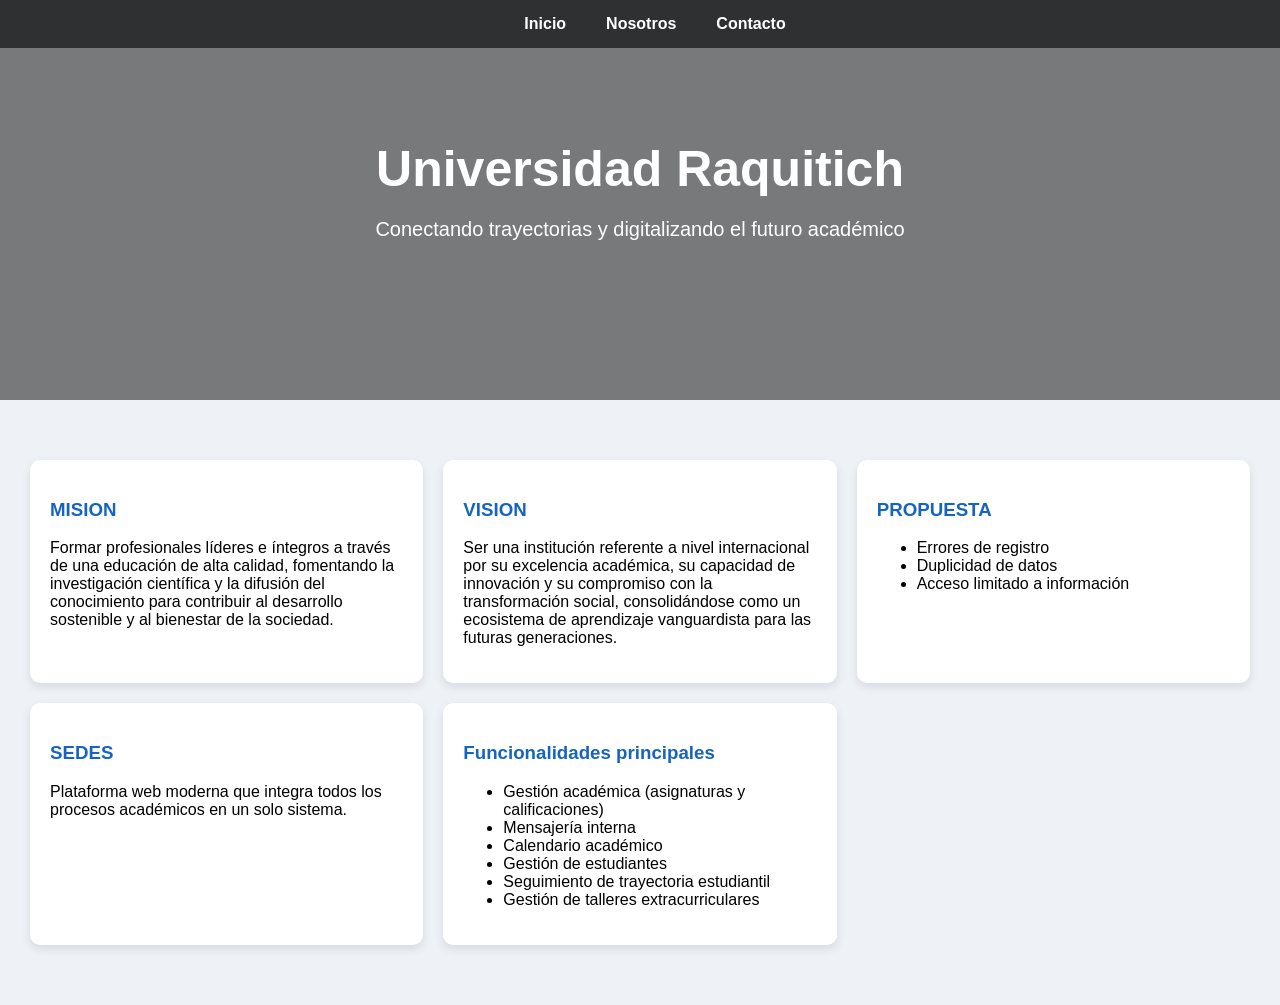
<file: index.html>
<!DOCTYPE html>
<html lang="es">
<head>
    <meta charset="UTF-8">
    <title>Universidad Raquitich</title>
    <link rel="stylesheet" href="indexstyles.css">
</head>
<body>

    <!-- NAV -->
    <nav>
        <a href="index.html">Inicio</a>
        <a href="nosotros.html">Nosotros</a>
        <a href="contacto.html">Contacto</a>
    </nav>

    <!-- HERO (PORTADA CON IMAGEN) -->
    <header class="hero">
        <div class="hero-text">
            <h1>Universidad Raquitich</h1>
            <p>Conectando trayectorias y digitalizando el futuro académico</p>
        </div>
    </header>

    <!-- CONTENIDO -->
    <main>

        <section class="card">
            <h3>MISION</h3>
            <p>
                Formar profesionales líderes e íntegros a través de una educación de alta calidad, fomentando la investigación científica y la difusión del conocimiento para contribuir al desarrollo sostenible y al bienestar de la sociedad.
            </p>
        </section>

        <section class="card">
            <h3>VISION</h3>
            <p>
                Ser una institución referente a nivel internacional por su excelencia académica, su capacidad de innovación y su compromiso con la transformación social, consolidándose como un ecosistema de aprendizaje vanguardista para las futuras generaciones.
            </p>
        </section>

        <section class="card">
            <h3>PROPUESTA</h3>
            <ul>
                <li>Errores de registro</li>
                <li>Duplicidad de datos</li>
                <li>Acceso limitado a información</li>
            </ul>
        </section>

        <section class="card">
            <h3>SEDES</h3>
            <p>
                Plataforma web moderna que integra todos los procesos
                académicos en un solo sistema.
            </p>
        </section>

        <section class="card">
            <h3>Funcionalidades principales</h3>
            <ul>
                <li>Gestión académica (asignaturas y calificaciones)</li>
                <li>Mensajería interna</li>
                <li>Calendario académico</li>
                <li>Gestión de estudiantes</li>
                <li>Seguimiento de trayectoria estudiantil</li>
                <li>Gestión de talleres extracurriculares</li>
            </ul>
        </section>

    </main>

</body>
</html>
</file>
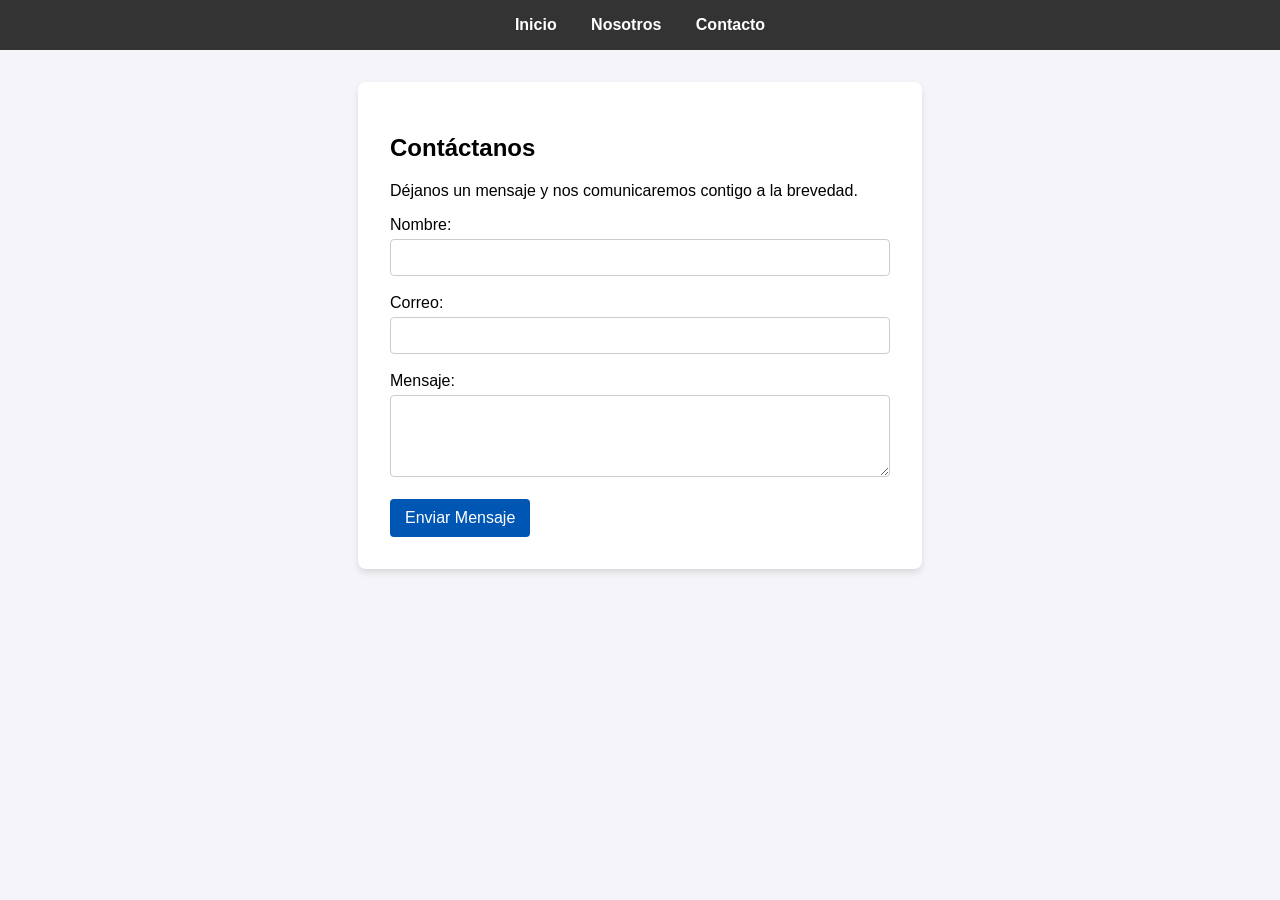
<file: contacto.html>
<!DOCTYPE html>
<html lang="es">
<head>
    <meta charset="UTF-8">
    <title>Contacto - Universidad Raquitich</title>
    <link rel="stylesheet" href="contactostyles.css">
</head>
<body>
    <nav>
        <a href="index.html">Inicio</a>
        <a href="nosotros.html">Nosotros</a>
        <a href="contacto.html">Contacto</a>
    </nav>

    <main>
        <section class="card">
            <h1>Contáctanos</h1>
            <p>Déjanos un mensaje y nos comunicaremos contigo a la brevedad.</p>
            
            <form>
                <label for="nombre">Nombre:</label><br>
                <input type="text" id="nombre" name="nombre" required><br><br>
                
                <label for="email">Correo:</label><br>
                <input type="email" id="email" name="email" required><br><br>
                
                <label for="mensaje">Mensaje:</label><br>
                <textarea id="mensaje" name="mensaje" rows="4" required></textarea><br><br>
                
                <button type="submit">Enviar Mensaje</button>
            </form>
        </section>
    </main>

    <script src="main.js"></script>
</body>
<script src="main.js"></script>
</html>
</file>
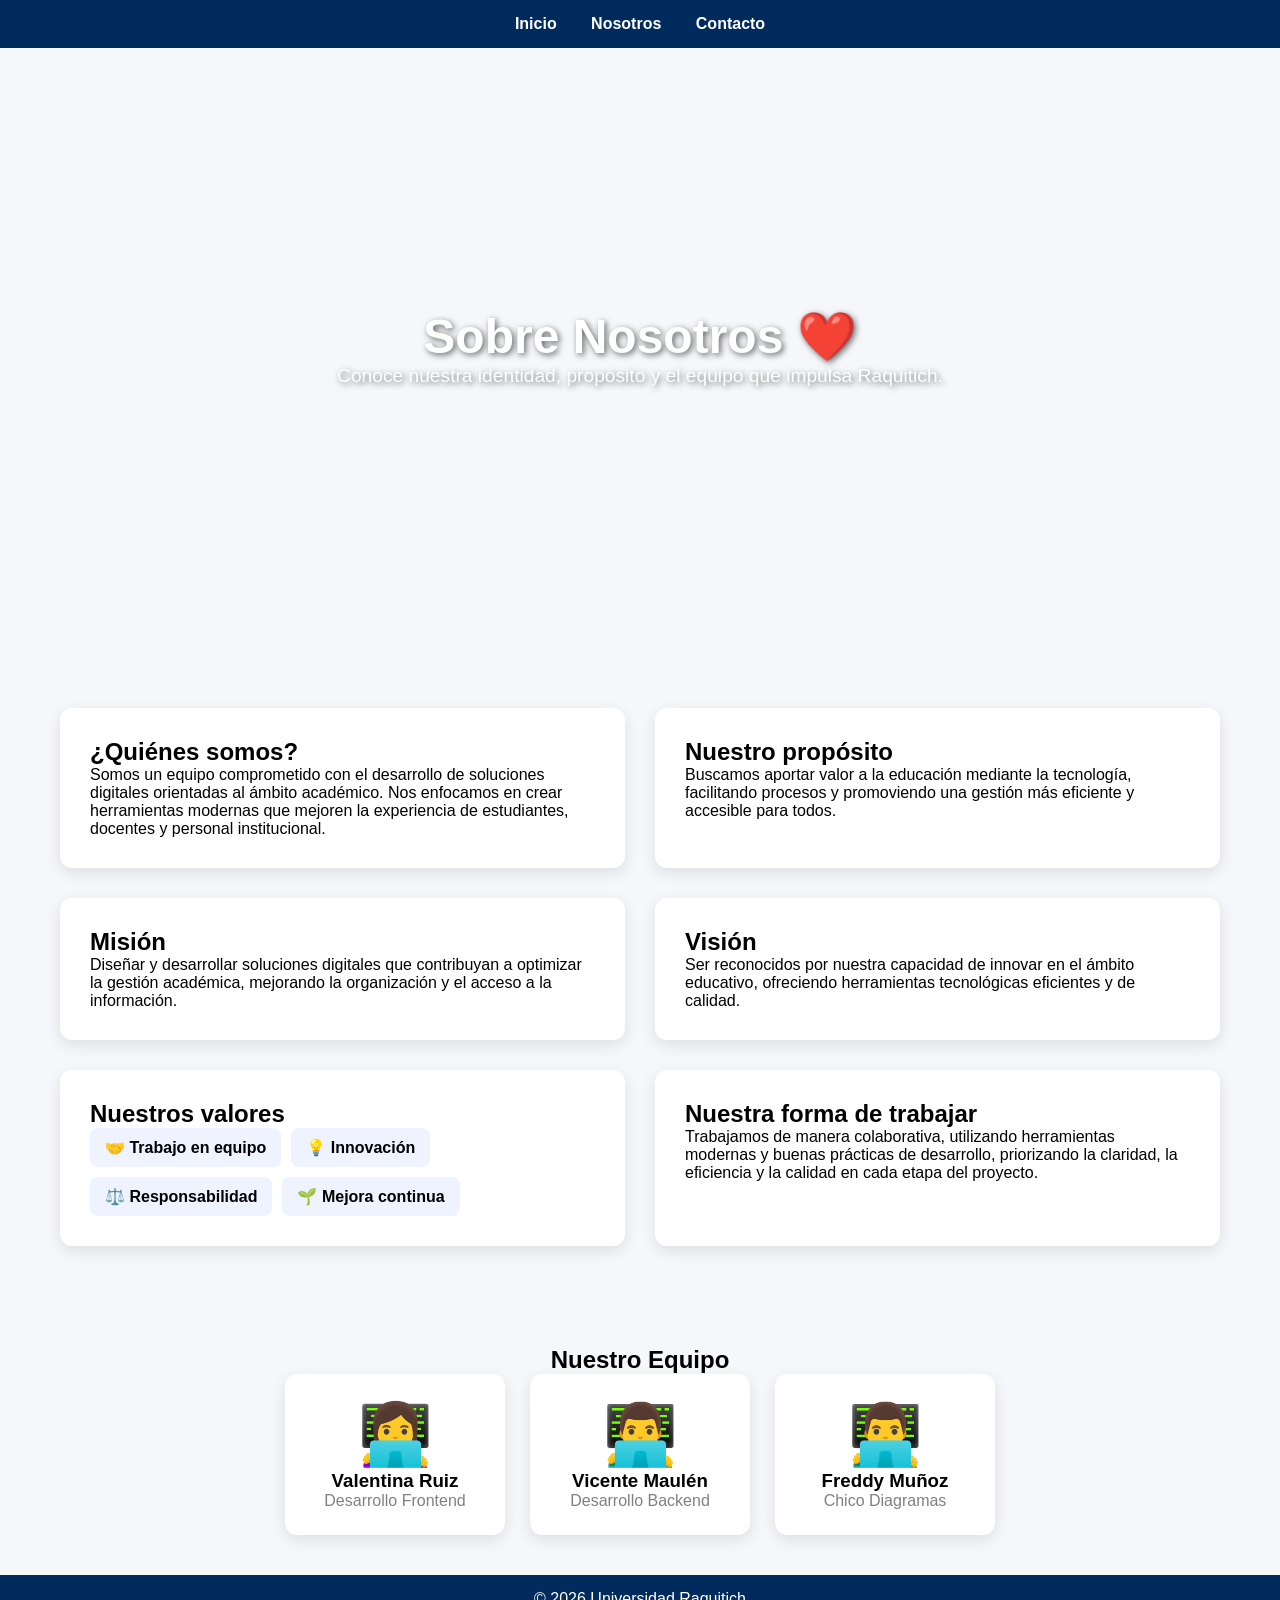
<file: nosotros.html>
<!DOCTYPE html>
<html lang="es">
<head>
  <meta charset="UTF-8" />
  <meta name="viewport" content="width=device-width, initial-scale=1.0"/>
  <title>Nosotros - Universidad Raquitich</title>
  <link rel="stylesheet" href="nosotrosstyles.css"/>
</head>
<body>


  <nav>
    <a href="index.html">Inicio</a>
    <a href="nosotros.html">Nosotros</a>
    <a href="contacto.html">Contacto</a>
  </nav>


  <!-- BANNER -->
  <header class="banner">
    <div class="overlay">
      <h1>Sobre Nosotros ❤️</h1>
      <p>Conoce nuestra identidad, propósito y el equipo que impulsa Raquitich.</p>
    </div>
  </header>


  <!-- CONTENIDO -->
  <section class="grid-container">


    <div class="box">
      <h2>¿Quiénes somos?</h2>
      <p>
        Somos un equipo comprometido con el desarrollo de soluciones digitales
        orientadas al ámbito académico. Nos enfocamos en crear herramientas modernas
        que mejoren la experiencia de estudiantes, docentes y personal institucional.
      </p>
    </div>


    <div class="box">
      <h2>Nuestro propósito</h2>
      <p>
        Buscamos aportar valor a la educación mediante la tecnología, facilitando
        procesos y promoviendo una gestión más eficiente y accesible para todos.
      </p>
    </div>


    <div class="box">
      <h2>Misión</h2>
      <p>
        Diseñar y desarrollar soluciones digitales que contribuyan a optimizar
        la gestión académica, mejorando la organización y el acceso a la información.
      </p>
    </div>


    <div class="box">
      <h2>Visión</h2>
      <p>
        Ser reconocidos por nuestra capacidad de innovar en el ámbito educativo,
        ofreciendo herramientas tecnológicas eficientes y de calidad.
      </p>
    </div>


    <div class="box">
      <h2>Nuestros valores</h2>
      <div class="valores">
        <span>🤝 Trabajo en equipo</span>
        <span>💡 Innovación</span>
        <span>⚖️ Responsabilidad</span>
        <span>🌱 Mejora continua</span>
      </div>
    </div>


    <div class="box">
      <h2>Nuestra forma de trabajar</h2>
      <p>
        Trabajamos de manera colaborativa, utilizando herramientas modernas y buenas
        prácticas de desarrollo, priorizando la claridad, la eficiencia y la calidad
        en cada etapa del proyecto.
      </p>
    </div>


  </section>


  <!-- EQUIPO -->
  <section class="equipo">
    <h2>Nuestro Equipo</h2>


    <div class="equipo-grid">
      <div class="miembro">
        <div class="avatar">👩‍💻</div>
        <h3>Valentina Ruiz</h3>
        <p class="cargo">Desarrollo Frontend</p>
      </div>


      <div class="miembro">
        <div class="avatar">👨‍💻</div>
        <h3>Vicente Maulén</h3>
        <p class="cargo">Desarrollo Backend</p>
      </div>


      <div class="equipo-grid">
        <div class="miembro">
          <div class="avatar">👨‍💻</div>
          <h3>Freddy Muñoz</h3>
          <p class="cargo">Chico Diagramas</p>
        </div>
    </div>
  </section>


  <footer>
    <p>© 2026 Universidad Raquitich</p>
  </footer>


</body>
</html>
</file>
<file: indexstyles.css>
body {
    margin: 0;
    font-family: 'Segoe UI', sans-serif;
    background-color: #eef2f7;
}

/* NAV */
nav {
    position: fixed;
    width: 100%;
    top: 0;
    background: rgba(0, 0, 0, 0.6);
    padding: 15px;
    display: flex;
    justify-content: center;
    gap: 40px;
    z-index: 1000;
}

nav a {
    color: white;
    text-decoration: none;
    font-weight: bold;
}

/* HERO (IMAGEN GRANDE) */
.hero {
    height: 400px;
    background-image: 
        linear-gradient(rgba(0,0,0,0.5), rgba(0,0,0,0.5)),
        url("https://upload.wikimedia.org/wikipedia/commons/d/dc/Casa_Central_de_la_Universidad_de_Chile.jpg");

    background-size: cover;
    background-position: center;

    display: flex;
    align-items: center;
    justify-content: center;
    text-align: center;
    color: white;
}

/* TEXTO CENTRADO */
.hero-text h1 {
    font-size: 50px;
    margin: 0;
}

.hero-text p {
    font-size: 20px;
}

/* CONTENIDO ABAJO */
main {
    padding: 60px 30px;
    display: grid;
    grid-template-columns: repeat(auto-fit, minmax(300px, 1fr));
    gap: 20px;
}

/* TARJETAS */
.card {
    background: white;
    padding: 20px;
    border-radius: 10px;
    box-shadow: 0 4px 10px rgba(0,0,0,0.1);
}

/* TITULOS */
h3 {
    color: #1565c0;
}
</file>
<file: contactostyles.css>
body {
    font-family: Arial, sans-serif;
    margin: 0;
    padding: 0;
    background-color: #f4f4f9;
}

nav {
    background-color: #333;
    padding: 1rem;
    text-align: center;
}

nav a {
    color: white;
    text-decoration: none;
    margin: 0 15px;
    font-weight: bold;
}

.card {
    background: white;
    max-width: 500px;
    margin: 2rem auto;
    padding: 2rem;
    border-radius: 8px;
    box-shadow: 0 4px 6px rgba(0,0,0,0.1);
}

input, textarea {
    width: 100%;
    padding: 10px;
    margin-top: 5px;
    box-sizing: border-box;
    border: 1px solid #ccc;
    border-radius: 4px;
}

button {
    background-color: #0056b3;
    color: white;
    padding: 10px 15px;
    border: none;
    border-radius: 4px;
    cursor: pointer;
    font-size: 16px;
}

button:hover {
    background-color: #004494;
}
</file>
<file: nosotrosstyles.css>
* {
    margin: 0;
    padding: 0;
    box-sizing: border-box;
    font-family: "Segoe UI", Arial, sans-serif;
}


body {
    background-color: #f5f7fb;
}


/* NAV */
nav {
    background-color: #002b5c;
    padding: 15px;
    text-align: center;
}


nav a {
    color: white;
    margin: 0 15px;
    text-decoration: none;
    font-weight: bold;
}


/* BANNER */
.banner {
    height: 600px;
    background-image: url("https://www.unir.net/wp-content/uploads/2021/04/la-universidad-que-necesitamos_c-2-1.webp");
    background-size: cover;
    background-position: center 70%;
}


/* TEXTO ENCIMA */
.overlay {
    height: 100%;
    display: flex;
    flex-direction: column;
    justify-content: center;
    align-items: center;
    color: white;
}


.overlay h1 {
    font-size: 3em;
    text-shadow: 2px 2px 6px rgba(0,0,0,0.6);
}


.overlay p {
    font-size: 1.2em;
    text-shadow: 2px 2px 6px rgba(0,0,0,0.6);
}


/* GRID */
.grid-container {
    display: grid;
    grid-template-columns: repeat(2, 1fr);
    gap: 30px;
    padding: 60px;
}


/* CAJAS */
.box {
    background: white;
    padding: 30px;
    border-radius: 12px;
    box-shadow: 0 5px 15px rgba(0,0,0,0.1);
    transition: 0.3s;
}


.box:hover {
    transform: translateY(-5px);
}


/* VALORES */
.valores {
    display: flex;
    flex-wrap: wrap;
    gap: 10px;
}


.valores span {
    background: #eef3ff;
    padding: 10px 15px;
    border-radius: 8px;
    font-weight: bold;
}


/* EQUIPO */
.equipo {
    text-align: center;
    padding: 40px;
}


.equipo-grid {
    display: flex;
    justify-content: center;
    gap: 25px;
    flex-wrap: wrap;
}


.miembro {
    background: white;
    padding: 25px;
    width: 220px;
    border-radius: 12px;
    box-shadow: 0 5px 15px rgba(0,0,0,0.1);
}


.avatar {
    font-size: 60px;
}


.cargo {
    color: gray;
}


/* FOOTER */
footer {
    background-color: #002b5c;
    color: white;
    padding: 15px;
    text-align: center;
}
</file>
